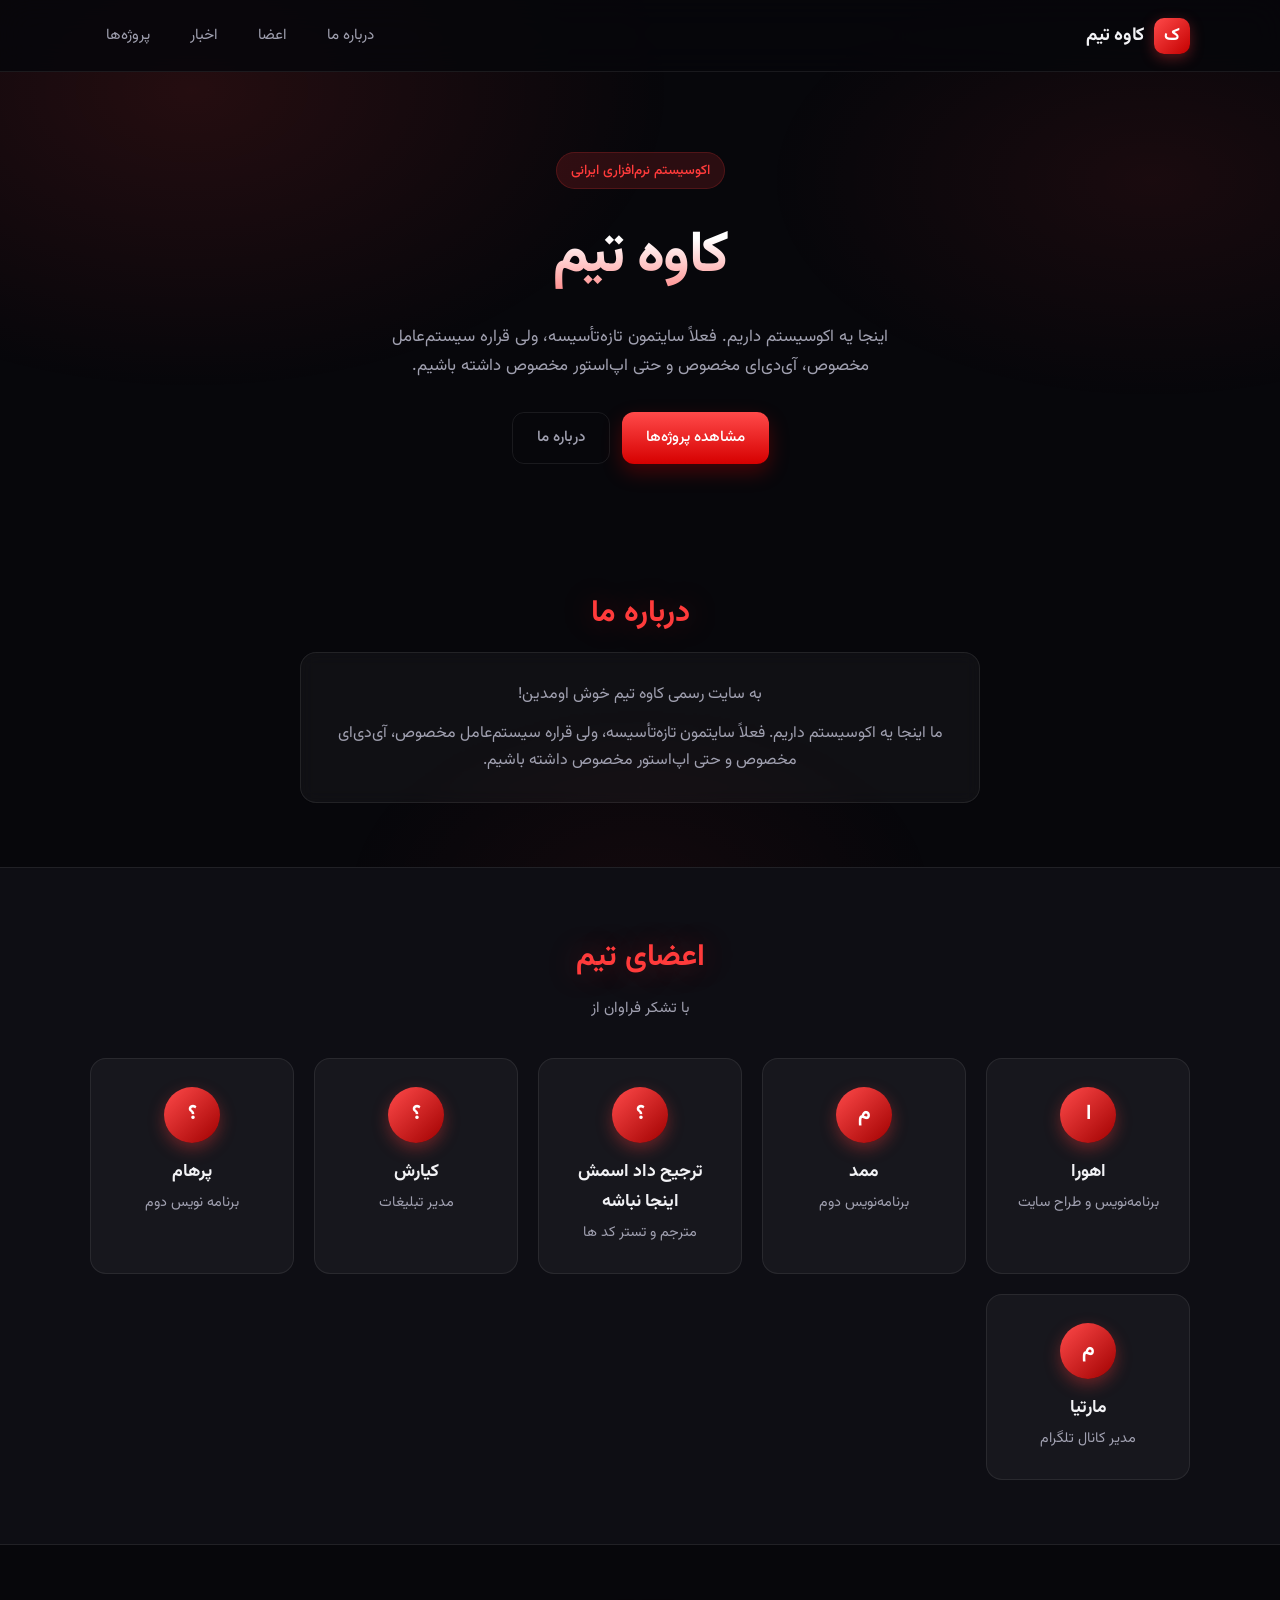
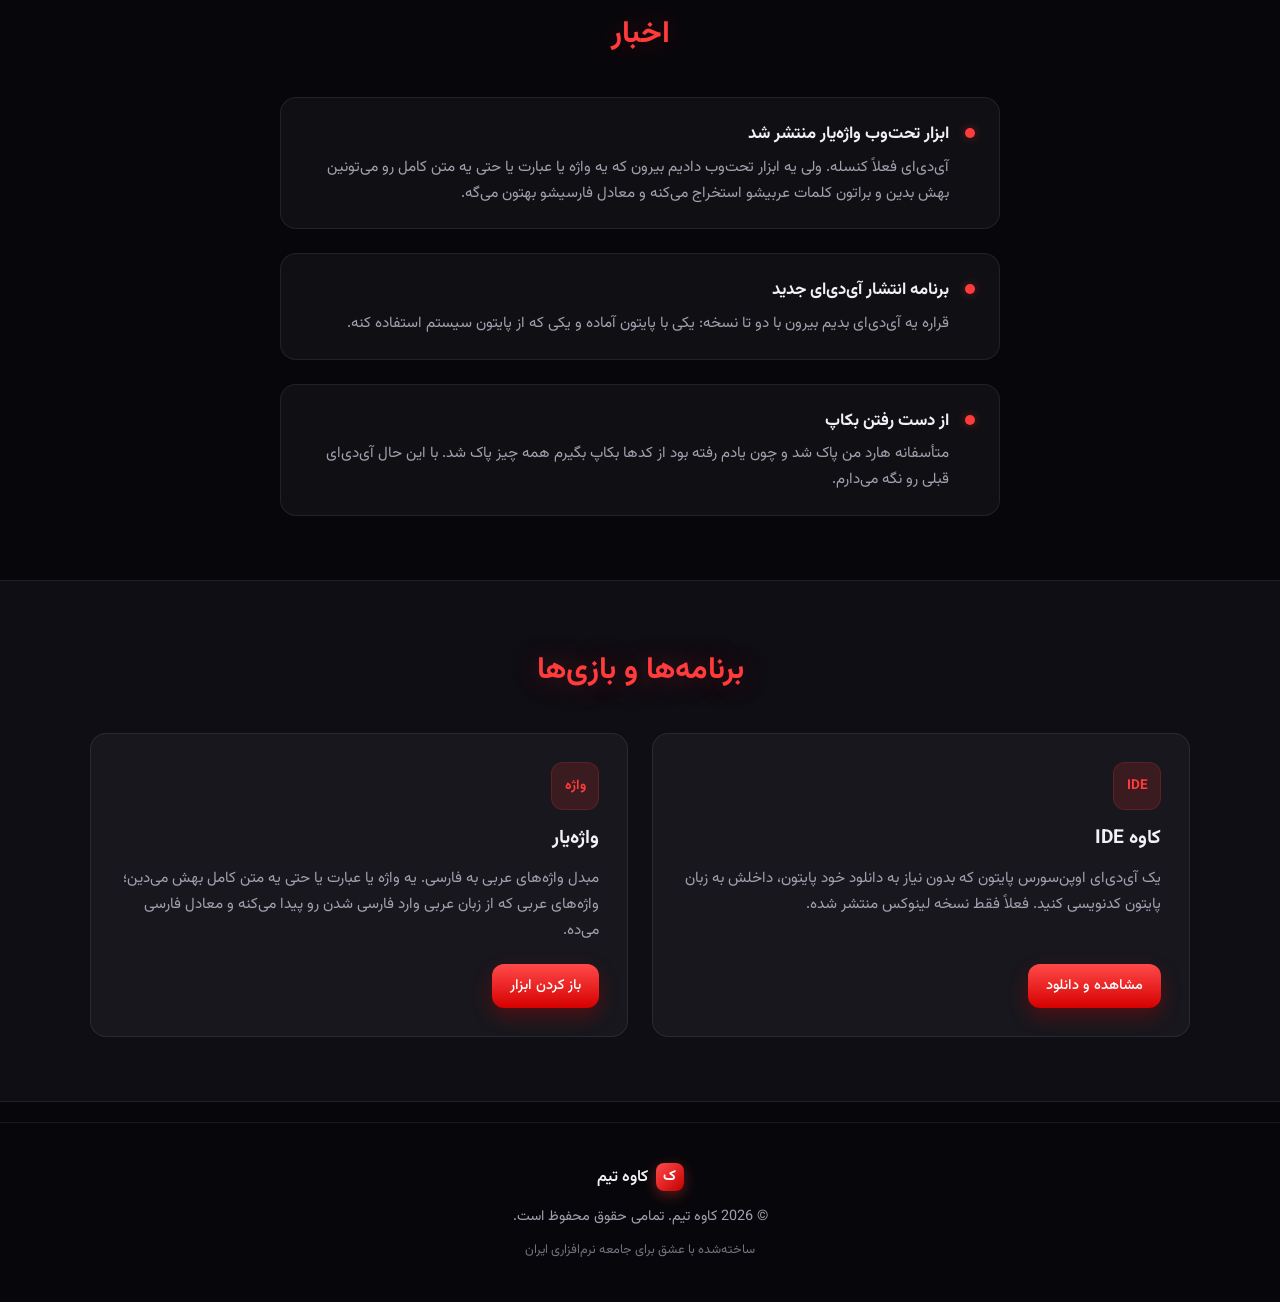
<file: index.html>
<!DOCTYPE html>
<html lang="fa" dir="rtl">
<head>
  <meta charset="UTF-8">
  <meta name="viewport" content="width=device-width, initial-scale=1.0">
  <meta http-equiv="X-UA-Compatible" content="IE=edge">

  <!-- Primary SEO -->
  <title>کاوه تیم | اکوسیستم نرم‌افزاری ایرانی</title>
  <meta name="description" content="سایت رسمی کاوه تیم — تیم توسعه‌دهنده ایرانی با تمرکز بر ساخت سیستم‌عامل، IDE اختصاصی، ابزارهای متن‌باز و اپ‌استور بومی. ابزار واژه‌یار و کاوه IDE را از اینجا دانلود کنید.">
  <meta name="keywords" content="کاوه تیم, kave team, IDE پایتون, واژه‌یار, مبدل عربی به فارسی, نرم‌افزار متن‌باز ایرانی, اهورا, سیستم عامل ایرانی">
  <meta name="author" content="کاوه تیم">
  <meta name="robots" content="index, follow, max-image-preview:large">
  <link rel="canonical" href="https://ahwraaqwamy-creator.github.io/kave_team_org/">

  <!-- Open Graph -->
  <meta property="og:type" content="website">
  <meta property="og:locale" content="fa_IR">
  <meta property="og:url" content="https://ahwraaqwamy-creator.github.io/kave_team_org/">
  <meta property="og:title" content="کاوه تیم | اکوسیستم نرم‌افزاری ایرانی">
  <meta property="og:description" content="تیم توسعه‌دهنده ایرانی با تمرکز بر سیستم‌عامل، IDE و ابزارهای متن‌باز. ابزار واژه‌یار و کاوه IDE را امتحان کنید.">
  <meta property="og:site_name" content="کاوه تیم">

  <!-- Twitter -->
  <meta name="twitter:card" content="summary">
  <meta name="twitter:title" content="کاوه تیم | اکوسیستم نرم‌افزاری ایرانی">
  <meta name="twitter:description" content="تیم توسعه‌دهنده ایرانی با تمرکز بر سیستم‌عامل، IDE و ابزارهای متن‌باز.">

  <!-- Favicon -->
  <link rel="icon" type="image/svg+xml" href="favicon.svg">
  <link rel="apple-touch-icon" href="favicon.svg">

  <!-- Fonts -->
  <link rel="preconnect" href="https://fonts.googleapis.com">
  <link rel="preconnect" href="https://fonts.gstatic.com" crossorigin>
  <link href="https://fonts.googleapis.com/css2?family=Vazirmatn:wght@300;400;500;600;700&display=swap" rel="stylesheet">

  <link rel="stylesheet" href="style.css">

  <!-- Structured Data -->
  <script type="application/ld+json">
  {
    "@context": "https://schema.org",
    "@type": "Organization",
    "name": "کاوه تیم",
    "url": "https://ahwraaqwamy-creator.github.io/kave_team_org/",
    "description": "تیم توسعه‌دهنده ایرانی با تمرکز بر ساخت اکوسیستم نرم‌افزاری شامل سیستم‌عامل، IDE و ابزارهای متن‌باز",
    "foundingDate": "2024",
    "member": [
      {"@type": "Person", "name": "اهورا", "jobTitle": "برنامه‌نویس و طراح سایت"},
      {"@type": "Person", "name": "ممد", "jobTitle": "برنامه‌نویس"},
      {"@type": "Person", "name": "مارتیا", "jobTitle": "مدیر کانال تلگرام"}
      {"@type": "Person", "name": "کیارش", "jobTitle": "مدیر تبلیغات"}
      {"@type": "Person", "name": "پرهام", "jobTitle": "برنامه نویس سوم"}
    ]
  }
  </script>
</head>
<body>
  <!-- Header -->
  <header class="site-header">
    <div class="container header-inner">
      <a href="index.html" class="logo">
        <span class="logo-mark">ک</span>
        <span class="logo-text">کاوه تیم</span>
      </a>
      <nav class="nav" id="nav">
        <a href="#about" class="nav-link">درباره ما</a>
        <a href="#team" class="nav-link">اعضا</a>
        <a href="#news" class="nav-link">اخبار</a>
        <a href="#projects" class="nav-link">پروژه‌ها</a>
      </nav>
      <button class="menu-toggle" id="menuToggle" aria-label="منو" aria-expanded="false">
        <span></span><span></span><span></span>
      </button>
    </div>
  </header>

  <main>
    <!-- Hero -->
    <section class="hero">
      <div class="container">
        <p class="hero-badge">اکوسیستم نرم‌افزاری ایرانی</p>
        <h1 class="hero-title">کاوه تیم</h1>
        <p class="hero-desc">
          اینجا یه اکوسیستم داریم. فعلاً سایتمون تازه‌تأسیسه، ولی قراره سیستم‌عامل مخصوص،
          آی‌دی‌ای مخصوص و حتی اپ‌استور مخصوص داشته باشیم.
        </p>
        <div class="hero-actions">
          <a href="#projects" class="btn btn-primary">مشاهده پروژه‌ها</a>
          <a href="#about" class="btn btn-ghost">درباره ما</a>
        </div>
      </div>
    </section>

    <!-- About -->
    <section class="section" id="about">
      <div class="container">
        <h2 class="section-title">درباره ما</h2>
        <div class="card about-card">
          <p>به سایت رسمی کاوه تیم خوش اومدین!</p>
          <p>
            ما اینجا یه اکوسیستم داریم. فعلاً سایتمون تازه‌تأسیسه، ولی قراره سیستم‌عامل مخصوص،
            آی‌دی‌ای مخصوص و حتی اپ‌استور مخصوص داشته باشیم.
          </p>
        </div>
      </div>
    </section>

    <!-- Team -->
    <section class="section section-alt" id="team">
      <div class="container">
        <h2 class="section-title">اعضای تیم</h2>
        <p class="section-subtitle">با تشکر فراوان از</p>
        <div class="team-grid">
          <article class="team-card">
            <div class="team-avatar">ا</div>
            <h3>اهورا</h3>
            <p>برنامه‌نویس و طراح سایت</p>
          </article>
          <article class="team-card">
            <div class="team-avatar">م</div>
            <h3>ممد</h3>
            <p>برنامه‌نویس دوم</p>
          </article>
          <article class="team-card">
            <div class="team-avatar">؟</div>
            <h3>ترجیح داد اسمش اینجا نباشه</h3>
            <p>مترجم و تستر کد ها</p>
          </article>
          <article class="team-card">
            <div class="team-avatar">؟</div>
            <h3>کیارش</h3>
            <p>مدیر تبلیغات</p>
          </article>
          <article class="team-card">
            <div class="team-avatar">؟</div>
            <h3>پرهام</h3>
            <p>برنامه نویس دوم</p>
          </article>
          <article class="team-card">
            <div class="team-avatar">م</div>
            <h3>مارتیا</h3>
            <p>مدیر کانال تلگرام</p>
          </article>
        </div>
      </div>
    </section>

    <!-- News -->
    <section class="section" id="news">
      <div class="container">
        <h2 class="section-title">اخبار</h2>
        <div class="news-list">
          <article class="news-item">
            <div class="news-dot"></div>
            <div>
              <h3>ابزار تحت‌وب واژه‌یار منتشر شد</h3>
              <p>
                آی‌دی‌ای فعلاً کنسله. ولی یه ابزار تحت‌وب دادیم بیرون که یه واژه یا عبارت یا حتی
                یه متن کامل رو می‌تونین بهش بدین و براتون کلمات عربیشو استخراج می‌کنه و معادل فارسیشو بهتون می‌گه.
              </p>
            </div>
          </article>
          <article class="news-item">
            <div class="news-dot"></div>
            <div>
              <h3>برنامه انتشار آی‌دی‌ای جدید</h3>
              <p>
                قراره یه آی‌دی‌ای بدیم بیرون با دو تا نسخه: یکی با پایتون آماده و یکی که از پایتون سیستم استفاده کنه.
              </p>
            </div>
          </article>
          <article class="news-item">
            <div class="news-dot"></div>
            <div>
              <h3>از دست رفتن بکاپ</h3>
              <p>
                متأسفانه هارد من پاک شد و چون یادم رفته بود از کدها بکاپ بگیرم همه چیز پاک شد.
                با این حال آی‌دی‌ای قبلی رو نگه می‌دارم.
              </p>
            </div>
          </article>
        </div>
      </div>
    </section>

    <!-- Projects -->
    <section class="section section-alt" id="projects">
      <div class="container">
        <h2 class="section-title">برنامه‌ها و بازی‌ها</h2>
        <div class="projects-grid">
          <article class="project-card">
            <div class="project-icon">IDE</div>
            <h3>کاوه IDE</h3>
            <p>
              یک آی‌دی‌ای اوپن‌سورس پایتون که بدون نیاز به دانلود خود پایتون، داخلش به زبان پایتون
              کدنویسی کنید. فعلاً فقط نسخه لینوکس منتشر شده.
            </p>
            <a href="kave-ide.html" class="btn btn-primary btn-sm">مشاهده و دانلود</a>
          </article>
          <article class="project-card">
            <div class="project-icon">واژه</div>
            <h3>واژه‌یار</h3>
            <p>
              مبدل واژه‌های عربی به فارسی. یه واژه یا عبارت یا حتی یه متن کامل بهش می‌دین؛
              واژه‌های عربی که از زبان عربی وارد فارسی شدن رو پیدا می‌کنه و معادل فارسی می‌ده.
            </p>
            <a href="https://ahwraaqwamy-creator.github.io/persiangulf/" class="btn btn-primary btn-sm" target="_blank" rel="noopener noreferrer">
              باز کردن ابزار
            </a>
          </article>
        </div>
      </div>
    </section>
  </main>

  <!-- Footer -->
  <footer class="site-footer">
    <div class="container footer-inner">
      <div class="footer-brand">
        <span class="logo-mark small">ک</span>
        <span>کاوه تیم</span>
      </div>
      <p class="footer-copy">
        © <span id="year"></span> کاوه تیم. تمامی حقوق محفوظ است.
      </p>
      <p class="footer-note">
        ساخته‌شده با عشق برای جامعه نرم‌افزاری ایران
      </p>
    </div>
  </footer>

  <script>
    // Year
    document.getElementById('year').textContent = new Date().getFullYear();

    // Mobile menu
    const toggle = document.getElementById('menuToggle');
    const nav = document.getElementById('nav');
    toggle.addEventListener('click', () => {
      const open = nav.classList.toggle('open');
      toggle.setAttribute('aria-expanded', open);
    });

    // Close menu on link click
    nav.querySelectorAll('a').forEach(a => {
      a.addEventListener('click', () => {
        nav.classList.remove('open');
        toggle.setAttribute('aria-expanded', 'false');
      });
    });

    // Smooth scroll offset for sticky header
    document.querySelectorAll('a[href^="#"]').forEach(anchor => {
      anchor.addEventListener('click', function (e) {
        const id = this.getAttribute('href');
        if (id === '#') return;
        const el = document.querySelector(id);
        if (el) {
          e.preventDefault();
          const top = el.getBoundingClientRect().top + window.pageYOffset - 72;
          window.scrollTo({ top, behavior: 'smooth' });
        }
      });
    });
  </script>
</body>
</html>
</file>
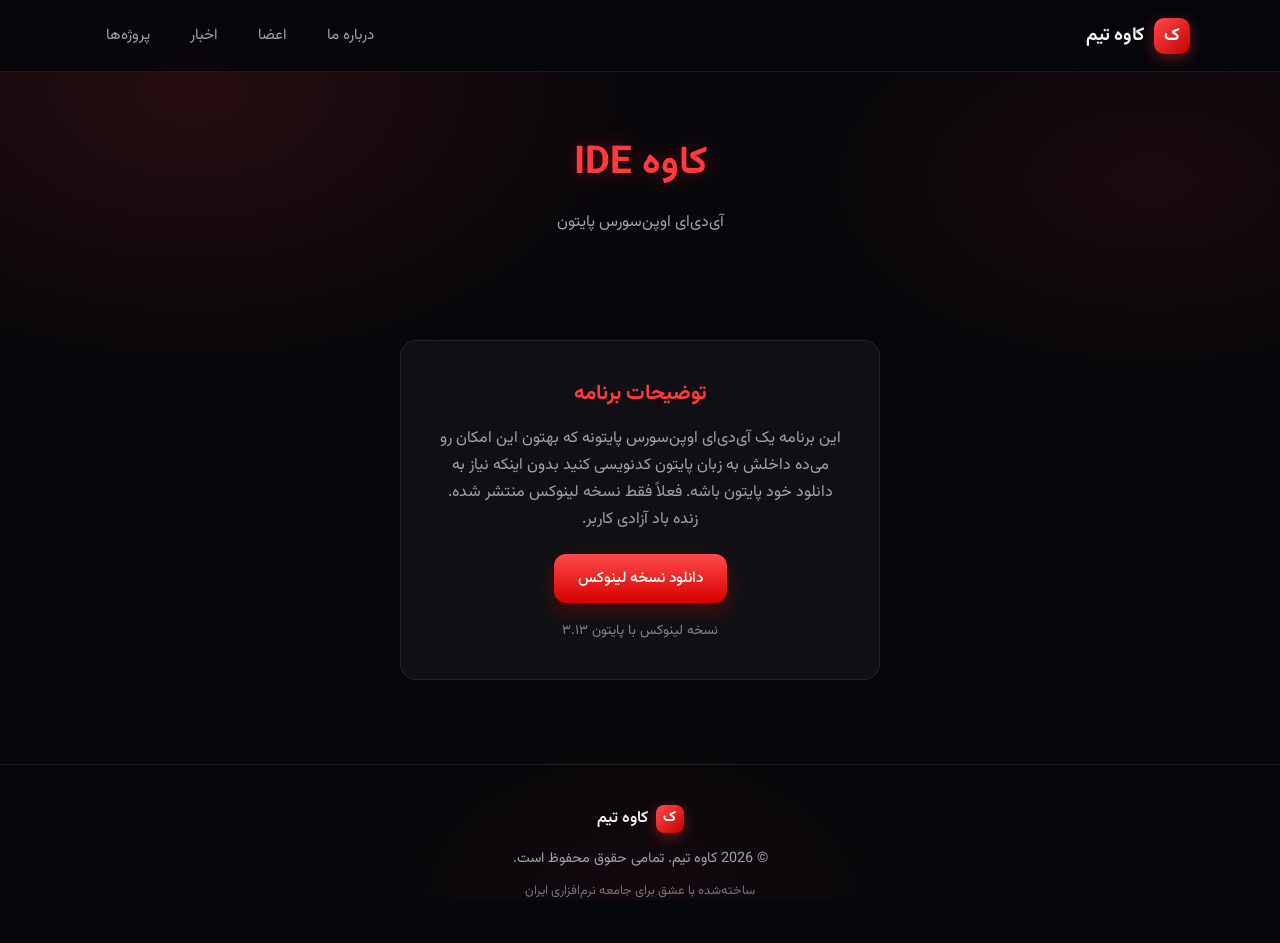
<file: kave-ide.html>
<!DOCTYPE html>
<html lang="fa" dir="rtl">
<head>
  <meta charset="UTF-8">
  <meta name="viewport" content="width=device-width, initial-scale=1.0">
  <meta http-equiv="X-UA-Compatible" content="IE=edge">

  <title>کاوه IDE | دانلود نسخه لینوکس — کاوه تیم</title>
  <meta name="description" content="کاوه IDE — آی‌دی‌ای اوپن‌سورس پایتون. بدون نیاز به نصب پایتون، داخلش کدنویسی کنید. نسخه لینوکس را از اینجا دانلود کنید.">
  <meta name="keywords" content="کاوه IDE, kave IDE, IDE پایتون, دانلود IDE لینوکس, اوپن سورس">
  <meta name="robots" content="index, follow">
  <link rel="canonical" href="https://ahwraaqwamy-creator.github.io/kave_team/kave-ide.html">

  <meta property="og:type" content="website">
  <meta property="og:locale" content="fa_IR">
  <meta property="og:url" content="https://ahwraaqwamy-creator.github.io/kave_team/kave-ide.html">
  <meta property="og:title" content="کاوه IDE | دانلود نسخه لینوکس">
  <meta property="og:description" content="آی‌دی‌ای اوپن‌سورس پایتون — بدون نیاز به نصب پایتون. نسخه لینوکس را دانلود کنید.">
  <meta property="og:site_name" content="کاوه تیم">

  <link rel="icon" type="image/svg+xml" href="favicon.svg">

  <link rel="preconnect" href="https://fonts.googleapis.com">
  <link rel="preconnect" href="https://fonts.gstatic.com" crossorigin>
  <link href="https://fonts.googleapis.com/css2?family=Vazirmatn:wght@300;400;500;600;700&display=swap" rel="stylesheet">

  <link rel="stylesheet" href="style.css">
</head>
<body>
  <header class="site-header">
    <div class="container header-inner">
      <a href="index.html" class="logo">
        <span class="logo-mark">ک</span>
        <span class="logo-text">کاوه تیم</span>
      </a>
      <nav class="nav" id="nav">
        <a href="index.html#about" class="nav-link">درباره ما</a>
        <a href="index.html#team" class="nav-link">اعضا</a>
        <a href="index.html#news" class="nav-link">اخبار</a>
        <a href="index.html#projects" class="nav-link">پروژه‌ها</a>
      </nav>
      <button class="menu-toggle" id="menuToggle" aria-label="منو" aria-expanded="false">
        <span></span><span></span><span></span>
      </button>
    </div>
  </header>

  <main>
    <section class="page-hero">
      <div class="container">
        <h1>کاوه IDE</h1>
        <p>آی‌دی‌ای اوپن‌سورس پایتون</p>
      </div>
    </section>

    <section class="section">
      <div class="container">
        <div class="card download-box">
          <h2 style="color: var(--accent); margin-bottom: 12px; font-size: 1.3rem;">توضیحات برنامه</h2>
          <p style="color: var(--text-muted);">
            این برنامه یک آی‌دی‌ای اوپن‌سورس پایتونه که بهتون این امکان رو می‌ده داخلش به زبان پایتون
            کدنویسی کنید بدون اینکه نیاز به دانلود خود پایتون باشه. فعلاً فقط نسخه لینوکس منتشر شده.
            زنده باد آزادی کاربر.
          </p>
          <a href="kave%20IDE" class="btn btn-primary" download>
            دانلود نسخه لینوکس
          </a>
          <p style="margin-top: 16px; font-size: 0.85rem; color: var(--text-muted); opacity: 0.8;">
            نسخه لینوکس با پایتون ۳.۱۳
          </p>
        </div>
      </div>
    </section>
  </main>

  <footer class="site-footer">
    <div class="container footer-inner">
      <div class="footer-brand">
        <span class="logo-mark small">ک</span>
        <span>کاوه تیم</span>
      </div>
      <p class="footer-copy">
        © <span id="year"></span> کاوه تیم. تمامی حقوق محفوظ است.
      </p>
      <p class="footer-note">ساخته‌شده با عشق برای جامعه نرم‌افزاری ایران</p>
    </div>
  </footer>

  <script>
    document.getElementById('year').textContent = new Date().getFullYear();
    const toggle = document.getElementById('menuToggle');
    const nav = document.getElementById('nav');
    toggle.addEventListener('click', () => {
      const open = nav.classList.toggle('open');
      toggle.setAttribute('aria-expanded', open);
    });
    nav.querySelectorAll('a').forEach(a => {
      a.addEventListener('click', () => {
        nav.classList.remove('open');
        toggle.setAttribute('aria-expanded', 'false');
      });
    });
  </script>
</body>
</html>
</file>
<file: style.css>
/* ===== Variables ===== */
:root {
  --bg: #07070b;
  --bg-elevated: #0e0e14;
  --bg-card: rgba(255, 255, 255, 0.04);
  --bg-card-hover: rgba(255, 255, 255, 0.07);
  --border: rgba(255, 59, 59, 0.18);
  --border-soft: rgba(255, 255, 255, 0.08);
  --text: #f2f2f5;
  --text-muted: #a0a0b0;
  --accent: #ff3b3b;
  --accent-soft: rgba(255, 59, 59, 0.15);
  --accent-glow: rgba(255, 59, 59, 0.35);
  --radius: 16px;
  --radius-sm: 10px;
  --font: "Vazirmatn", "Segoe UI", Tahoma, sans-serif;
  --header-h: 72px;
  --transition: 0.25s ease;
}

/* ===== Reset ===== */
*, *::before, *::after { box-sizing: border-box; margin: 0; padding: 0; }
html { scroll-behavior: smooth; }
body {
  font-family: var(--font);
  background: var(--bg);
  color: var(--text);
  line-height: 1.7;
  min-height: 100vh;
  overflow-x: hidden;
}
a { color: inherit; text-decoration: none; }
img { max-width: 100%; display: block; }
ul { list-style: none; }

/* Background glow */
body::before {
  content: "";
  position: fixed;
  inset: 0;
  background:
    radial-gradient(ellipse 800px 500px at 15% 10%, rgba(255, 59, 59, 0.12), transparent 60%),
    radial-gradient(ellipse 700px 400px at 90% 20%, rgba(255, 59, 59, 0.08), transparent 55%),
    radial-gradient(ellipse 600px 400px at 50% 100%, rgba(255, 59, 59, 0.05), transparent 50%);
  pointer-events: none;
  z-index: -1;
}

/* ===== Layout ===== */
.container {
  width: min(1100px, 92%);
  margin-inline: auto;
}

/* ===== Header ===== */
.site-header {
  position: sticky;
  top: 0;
  z-index: 100;
  height: var(--header-h);
  background: rgba(7, 7, 11, 0.85);
  backdrop-filter: blur(16px);
  border-bottom: 1px solid var(--border-soft);
}
.header-inner {
  display: flex;
  align-items: center;
  justify-content: space-between;
  height: 100%;
}
.logo {
  display: flex;
  align-items: center;
  gap: 10px;
  font-weight: 700;
  font-size: 1.15rem;
}
.logo-mark {
  width: 36px;
  height: 36px;
  border-radius: 10px;
  background: linear-gradient(135deg, #ff4a4a, #c40000);
  display: grid;
  place-items: center;
  font-weight: 700;
  font-size: 1.1rem;
  color: #fff;
  box-shadow: 0 4px 14px var(--accent-glow);
}
.logo-mark.small { width: 28px; height: 28px; font-size: 0.9rem; border-radius: 8px; }
.logo-text { letter-spacing: -0.02em; }

.nav {
  display: flex;
  gap: 8px;
}
.nav-link {
  padding: 8px 16px;
  border-radius: 999px;
  font-size: 0.95rem;
  color: var(--text-muted);
  transition: color var(--transition), background var(--transition);
}
.nav-link:hover {
  color: var(--text);
  background: var(--accent-soft);
}

.menu-toggle {
  display: none;
  flex-direction: column;
  gap: 5px;
  background: none;
  border: none;
  cursor: pointer;
  padding: 8px;
}
.menu-toggle span {
  display: block;
  width: 22px;
  height: 2px;
  background: var(--text);
  border-radius: 2px;
  transition: var(--transition);
}

/* ===== Buttons ===== */
.btn {
  display: inline-flex;
  align-items: center;
  justify-content: center;
  gap: 8px;
  padding: 12px 24px;
  border-radius: 12px;
  font-family: inherit;
  font-size: 0.95rem;
  font-weight: 500;
  cursor: pointer;
  border: none;
  transition: transform var(--transition), box-shadow var(--transition), background var(--transition);
}
.btn-primary {
  background: linear-gradient(180deg, #ff4a4a, #d60000);
  color: #fff;
  box-shadow: 0 8px 20px rgba(214, 0, 0, 0.3);
}
.btn-primary:hover {
  transform: translateY(-2px);
  box-shadow: 0 12px 28px rgba(214, 0, 0, 0.4);
}
.btn-ghost {
  background: transparent;
  color: var(--text-muted);
  border: 1px solid var(--border-soft);
}
.btn-ghost:hover {
  color: var(--text);
  border-color: var(--border);
  background: var(--bg-card);
}
.btn-sm { padding: 10px 18px; font-size: 0.9rem; }

/* ===== Hero ===== */
.hero {
  padding: 80px 0 60px;
  text-align: center;
}
.hero-badge {
  display: inline-block;
  padding: 6px 14px;
  border-radius: 999px;
  background: var(--accent-soft);
  color: var(--accent);
  font-size: 0.85rem;
  font-weight: 500;
  margin-bottom: 20px;
  border: 1px solid var(--border);
}
.hero-title {
  font-size: clamp(2.4rem, 6vw, 3.6rem);
  font-weight: 700;
  letter-spacing: -0.03em;
  margin-bottom: 16px;
  background: linear-gradient(180deg, #fff 30%, #ff6b6b);
  -webkit-background-clip: text;
  background-clip: text;
  color: transparent;
}
.hero-desc {
  max-width: 560px;
  margin: 0 auto 32px;
  color: var(--text-muted);
  font-size: 1.05rem;
}
.hero-actions {
  display: flex;
  gap: 12px;
  justify-content: center;
  flex-wrap: wrap;
}

/* ===== Sections ===== */
.section {
  padding: 64px 0;
}
.section-alt {
  background: var(--bg-elevated);
  border-top: 1px solid var(--border-soft);
  border-bottom: 1px solid var(--border-soft);
}
.section-title {
  text-align: center;
  font-size: clamp(1.5rem, 3vw, 1.9rem);
  font-weight: 700;
  margin-bottom: 12px;
  color: var(--accent);
  text-shadow: 0 0 30px var(--accent-glow);
}
.section-subtitle {
  text-align: center;
  color: var(--text-muted);
  margin-bottom: 36px;
  font-size: 0.95rem;
}

/* ===== Cards ===== */
.card, .about-card {
  background: var(--bg-card);
  border: 1px solid var(--border-soft);
  border-radius: var(--radius);
  padding: 28px 32px;
  backdrop-filter: blur(8px);
}
.about-card {
  max-width: 680px;
  margin: 0 auto;
  text-align: center;
}
.about-card p + p { margin-top: 12px; }
.about-card p { color: var(--text-muted); }

/* ===== Team ===== */
.team-grid {
  display: grid;
  grid-template-columns: repeat(auto-fit, minmax(200px, 1fr));
  gap: 20px;
  margin-top: 36px;
}
.team-card {
  background: var(--bg-card);
  border: 1px solid var(--border-soft);
  border-radius: var(--radius);
  padding: 28px 20px;
  text-align: center;
  transition: background var(--transition), border-color var(--transition), transform var(--transition);
}
.team-card:hover {
  background: var(--bg-card-hover);
  border-color: var(--border);
  transform: translateY(-4px);
}
.team-avatar {
  width: 56px;
  height: 56px;
  border-radius: 50%;
  background: linear-gradient(135deg, #ff4a4a, #a00000);
  display: grid;
  place-items: center;
  margin: 0 auto 14px;
  font-weight: 700;
  font-size: 1.3rem;
  color: #fff;
  box-shadow: 0 6px 16px var(--accent-glow);
}
.team-card h3 {
  font-size: 1.1rem;
  margin-bottom: 4px;
}
.team-card p {
  color: var(--text-muted);
  font-size: 0.9rem;
}

/* ===== News ===== */
.news-list {
  max-width: 720px;
  margin: 36px auto 0;
  display: flex;
  flex-direction: column;
  gap: 24px;
}
.news-item {
  display: flex;
  gap: 16px;
  background: var(--bg-card);
  border: 1px solid var(--border-soft);
  border-radius: var(--radius);
  padding: 22px 24px;
  transition: border-color var(--transition);
}
.news-item:hover { border-color: var(--border); }
.news-dot {
  flex-shrink: 0;
  width: 10px;
  height: 10px;
  margin-top: 8px;
  border-radius: 50%;
  background: var(--accent);
  box-shadow: 0 0 10px var(--accent-glow);
}
.news-item h3 {
  font-size: 1.05rem;
  margin-bottom: 6px;
}
.news-item p {
  color: var(--text-muted);
  font-size: 0.95rem;
}

/* ===== Projects ===== */
.projects-grid {
  display: grid;
  grid-template-columns: repeat(auto-fit, minmax(280px, 1fr));
  gap: 24px;
  margin-top: 36px;
}
.project-card {
  background: var(--bg-card);
  border: 1px solid var(--border-soft);
  border-radius: var(--radius);
  padding: 28px;
  display: flex;
  flex-direction: column;
  gap: 12px;
  transition: background var(--transition), border-color var(--transition), transform var(--transition);
}
.project-card:hover {
  background: var(--bg-card-hover);
  border-color: var(--border);
  transform: translateY(-4px);
}
.project-icon {
  width: 48px;
  height: 48px;
  border-radius: 12px;
  background: var(--accent-soft);
  border: 1px solid var(--border);
  display: grid;
  place-items: center;
  font-size: 0.85rem;
  font-weight: 700;
  color: var(--accent);
}
.project-card h3 { font-size: 1.2rem; }
.project-card p {
  color: var(--text-muted);
  font-size: 0.95rem;
  flex-grow: 1;
}
.project-card .btn { align-self: flex-start; margin-top: 8px; }

/* ===== IDE page extras ===== */
.page-hero {
  padding: 60px 0 40px;
  text-align: center;
}
.page-hero h1 {
  font-size: clamp(1.8rem, 4vw, 2.4rem);
  color: var(--accent);
  margin-bottom: 12px;
  text-shadow: 0 0 24px var(--accent-glow);
}
.page-hero p {
  color: var(--text-muted);
  max-width: 540px;
  margin: 0 auto;
}
.download-box {
  max-width: 480px;
  margin: 0 auto;
  text-align: center;
  padding: 36px;
}
.download-box .btn { margin-top: 20px; }

/* ===== Footer ===== */
.site-footer {
  padding: 40px 0;
  border-top: 1px solid var(--border-soft);
  margin-top: 20px;
}
.footer-inner {
  display: flex;
  flex-direction: column;
  align-items: center;
  gap: 10px;
  text-align: center;
}
.footer-brand {
  display: flex;
  align-items: center;
  gap: 8px;
  font-weight: 600;
  margin-bottom: 4px;
}
.footer-copy {
  color: var(--text-muted);
  font-size: 0.9rem;
}
.footer-note {
  color: var(--text-muted);
  font-size: 0.8rem;
  opacity: 0.7;
}

/* ===== Responsive ===== */
@media (max-width: 768px) {
  .menu-toggle { display: flex; }
  .nav {
    position: fixed;
    top: var(--header-h);
    right: 0;
    left: 0;
    background: rgba(7, 7, 11, 0.97);
    backdrop-filter: blur(16px);
    flex-direction: column;
    padding: 16px;
    gap: 4px;
    border-bottom: 1px solid var(--border-soft);
    transform: translateY(-120%);
    opacity: 0;
    pointer-events: none;
    transition: transform 0.3s ease, opacity 0.3s ease;
  }
  .nav.open {
    transform: translateY(0);
    opacity: 1;
    pointer-events: auto;
  }
  .nav-link {
    padding: 12px 16px;
    border-radius: 10px;
  }
  .hero { padding: 56px 0 48px; }
  .section { padding: 48px 0; }
  .team-grid { grid-template-columns: repeat(2, 1fr); }
}

@media (max-width: 480px) {
  .team-grid { grid-template-columns: 1fr; }
  .hero-actions { flex-direction: column; align-items: center; }
  .btn { width: 100%; max-width: 260px; }
}
</file>
